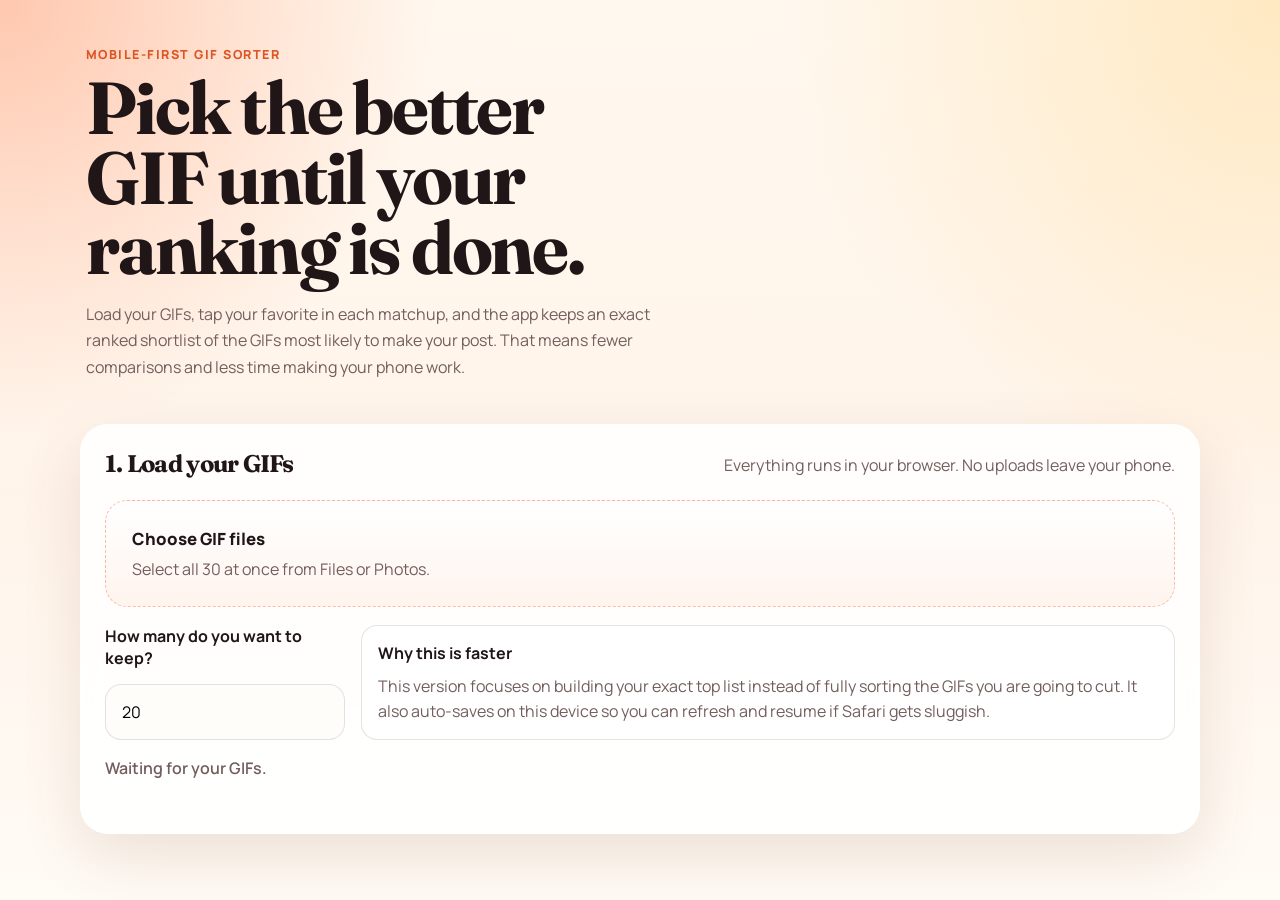
<file: index.html>
<!DOCTYPE html>
<html lang="en">
<head>
  <meta charset="UTF-8">
  <meta name="viewport" content="width=device-width, initial-scale=1">
  <meta name="theme-color" content="#ff855f">
  <meta name="apple-mobile-web-app-capable" content="yes">
  <meta name="apple-mobile-web-app-status-bar-style" content="default">
  <title>GIF Ranker</title>
  <link rel="manifest" href="manifest.webmanifest">
  <link rel="preconnect" href="https://fonts.googleapis.com">
  <link rel="preconnect" href="https://fonts.gstatic.com" crossorigin>
  <link href="https://fonts.googleapis.com/css2?family=Fraunces:wght@600;700&family=Manrope:wght@400;500;700;800&display=swap" rel="stylesheet">
  <link rel="stylesheet" href="styles.css">
</head>
<body>
  <main class="shell">
    <section class="hero">
      <p class="eyebrow">Mobile-first GIF sorter</p>
      <h1>Pick the better GIF until your ranking is done.</h1>
      <p class="intro">
        Load your GIFs, tap your favorite in each matchup, and the app keeps an exact ranked shortlist of the GIFs
        most likely to make your post. That means fewer comparisons and less time making your phone work.
      </p>
    </section>

    <section class="panel" id="setup-panel">
      <div class="panel-header">
        <h2>1. Load your GIFs</h2>
        <p>Everything runs in your browser. No uploads leave your phone.</p>
      </div>

      <label class="picker" for="gif-input">
        <span class="picker-title">Choose GIF files</span>
        <span class="picker-subtitle">Select all 30 at once from Files or Photos.</span>
      </label>
      <input id="gif-input" type="file" accept="image/gif" multiple>

      <div class="setup-grid">
        <label class="field">
          <span>How many do you want to keep?</span>
          <input id="top-count" type="number" min="1" max="200" value="20" inputmode="numeric">
        </label>

        <div class="field field-note">
          <span>Why this is faster</span>
          <p>
            This version focuses on building your exact top list instead of fully sorting the GIFs you are going to cut.
            It also auto-saves on this device so you can refresh and resume if Safari gets sluggish.
          </p>
        </div>
      </div>

      <p class="status-message" id="setup-message">Waiting for your GIFs.</p>
      <div class="actions setup-actions">
        <button class="secondary-button hidden" id="resume-button" type="button">Resume saved session</button>
        <button class="secondary-button hidden" id="clear-save-button" type="button">Clear saved session</button>
      </div>
      <p class="status-message" id="save-message"></p>
    </section>

    <section class="panel hidden" id="battle-panel">
      <div class="panel-header">
        <h2>2. Pick your favorite</h2>
        <p>Tap the GIF you like more. If you mis-tap, use Undo.</p>
      </div>

      <div class="stats">
        <div class="stat">
          <span class="stat-label" id="stat-primary-label">Shortlist</span>
          <strong id="ranked-count">0 / 0</strong>
        </div>
        <div class="stat">
          <span class="stat-label" id="stat-secondary-label">Comparisons</span>
          <strong id="comparison-count">0</strong>
        </div>
        <div class="stat">
          <span class="stat-label" id="stat-tertiary-label">Remaining GIFs</span>
          <strong id="estimated-total">0</strong>
        </div>
      </div>

      <div class="decision-copy">
        <p class="decision-label">Which GIF should rank higher?</p>
        <p class="decision-hint" id="decision-hint"></p>
      </div>

      <div class="battle-grid">
        <button class="gif-card" id="left-choice" type="button">
          <span class="choice-badge">Current rank target</span>
          <img id="left-image" alt="">
          <span class="gif-name" id="left-name"></span>
          <span class="tap-hint">Tap to place this one higher</span>
        </button>

        <button class="gif-card" id="right-choice" type="button">
          <span class="choice-badge choice-badge-secondary">Already ranked</span>
          <img id="right-image" alt="">
          <span class="gif-name" id="right-name"></span>
          <span class="tap-hint">Tap to keep this one higher</span>
        </button>
      </div>

      <div class="actions">
        <button class="secondary-button" id="undo-button" type="button">Undo last tap</button>
        <button class="secondary-button" id="restart-button" type="button">Restart ranking</button>
      </div>
    </section>

    <section class="panel hidden" id="results-panel">
      <div class="panel-header">
        <h2>3. Your shortlist is ready</h2>
        <p>The keep list is already in posting order.</p>
      </div>

      <div class="results-actions">
        <button class="primary-button" id="export-top-button" type="button">Export top GIFs</button>
        <button class="primary-button" id="copy-top-button" type="button">Copy top list</button>
        <button class="secondary-button" id="copy-all-button" type="button">Copy cut list</button>
      </div>

      <div class="results-block">
        <div class="results-header">
          <h3 id="top-list-heading">Top 20</h3>
          <p id="top-list-copy"></p>
        </div>
        <ol class="ranking-list top-list" id="top-list"></ol>
      </div>

      <div class="results-block">
        <div class="results-header">
          <h3 id="cut-list-heading">Trimmed away</h3>
          <p>The GIFs below did not make the keep list. They are not fully ranked.</p>
        </div>
        <ol class="ranking-list full-list" id="full-list"></ol>
      </div>
    </section>
  </main>

  <script src="app.js"></script>
</body>
</html>
</file>
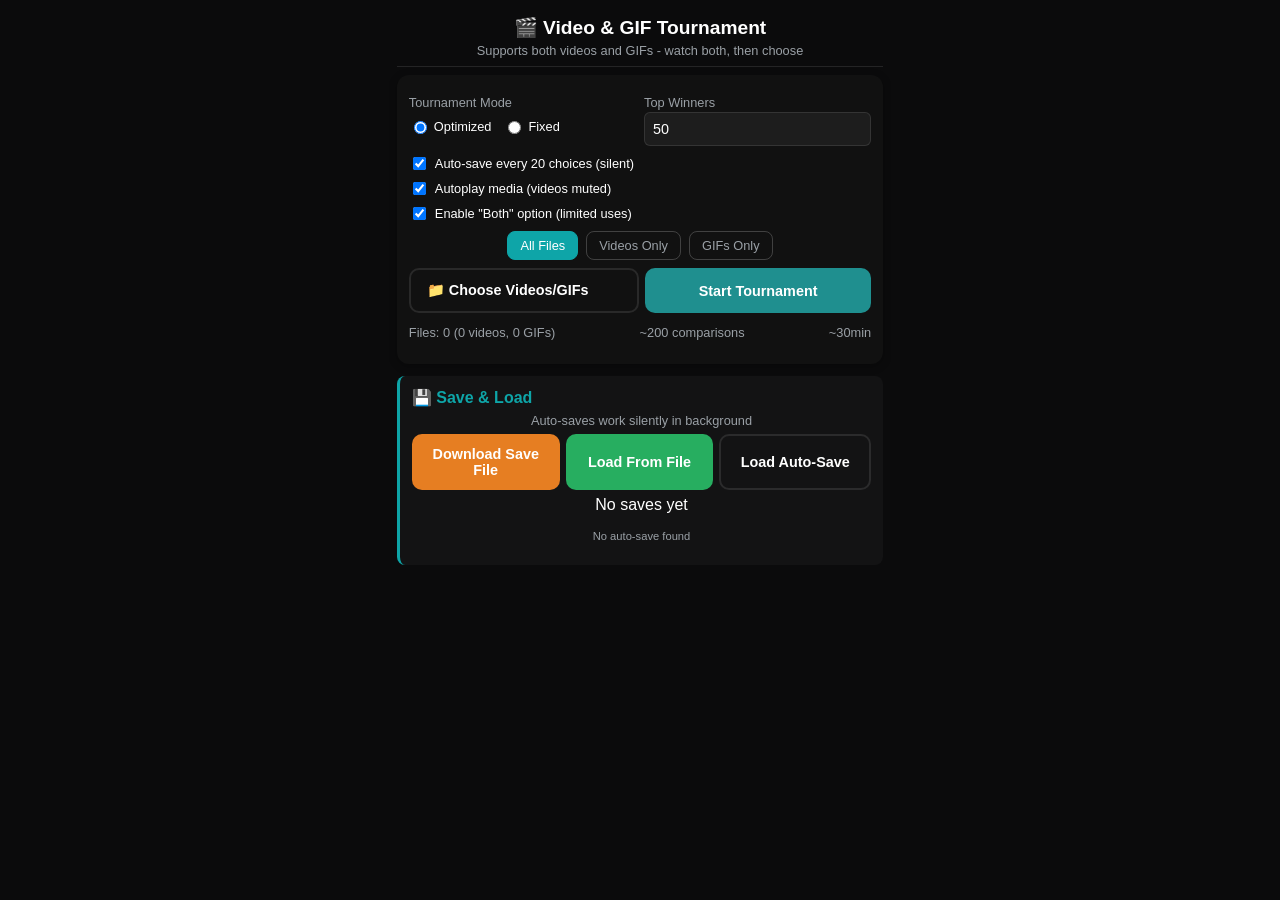
<file: ultimateconfig.html>
<!DOCTYPE html>
<html lang="en">
<head>
    <meta charset="UTF-8">
    <meta name="viewport" content="width=device-width, initial-scale=1.0">
    <title>Video/GIF Tournament with Both Option</title>
    <style>
        :root {
            --bg: #0b0b0c;
            --panel: #111;
            --muted: #9aa0a6;
            --accent: #0ea5a8;
            --card: #161616;
            --btn: #1f8f8f;
            --left-color: #e74c3c;
            --right-color: #27ae60;
            --both-color: #f39c12;
            --save-btn: #e67e22;
            --load-btn: #27ae60;
            --disabled-color: #666;
        }
        
        * {
            box-sizing: border-box;
            -webkit-tap-highlight-color: transparent;
            touch-action: manipulation;
        }
        
        html, body {
            height: 100%;
            margin: 0;
            padding: 0;
            background: var(--bg);
            color: #fff;
            font-family: -apple-system, BlinkMacSystemFont, 'Segoe UI', Roboto, sans-serif;
            overflow: hidden;
        }
        
        body {
            display: flex;
            flex-direction: column;
        }
        
        .container {
            flex: 1;
            display: flex;
            flex-direction: column;
            max-width: 100%;
            margin: 0 auto;
            padding: 8px;
            overflow: hidden;
        }
        
        header {
            padding: 8px 0;
            border-bottom: 1px solid rgba(255,255,255,0.1);
            margin-bottom: 8px;
        }
        
        h1 {
            margin: 0 0 4px 0;
            font-size: 1.2rem;
            text-align: center;
        }
        
        .subtitle {
            text-align: center;
            color: var(--muted);
            font-size: 0.8rem;
            margin: 0;
        }
        
        .panel {
            background: var(--panel);
            border-radius: 12px;
            padding: 12px;
            margin-bottom: 8px;
            box-shadow: 0 2px 8px rgba(0,0,0,0.3);
        }
        
        .btn {
            background: var(--btn);
            border: none;
            padding: 12px 16px;
            border-radius: 10px;
            color: #fff;
            font-weight: 600;
            cursor: pointer;
            font-size: 0.9rem;
            width: 100%;
            margin: 4px 0;
            transition: transform 0.1s, opacity 0.2s;
        }
        
        .btn:active {
            transform: scale(0.98);
            opacity: 0.9;
        }
        
        .btn.ghost {
            background: transparent;
            border: 2px solid rgba(255,255,255,0.1);
        }
        
        .btn.left {
            background: var(--left-color);
        }
        
        .btn.right {
            background: var(--right-color);
        }
        
        .btn.both {
            background: var(--both-color);
        }
        
        .btn.save {
            background: var(--save-btn);
        }
        
        .btn.load {
            background: var(--load-btn);
        }
        
        .btn-row {
            display: flex;
            gap: 6px;
            margin: 6px 0;
        }
        
        .btn-row .btn {
            flex: 1;
            margin: 0;
        }
        
        /* Comparison Area */
        .comparison-container {
            flex: 1;
            display: flex;
            flex-direction: column;
            position: relative;
            overflow: hidden;
            min-height: 0;
        }
        
        .videos-grid {
            display: grid;
            grid-template-columns: 1fr 1fr;
            gap: 8px;
            flex: 1;
            margin: 8px 0;
            min-height: 0;
            max-height: 60vh;
        }
        
        .video-card {
            background: var(--card);
            border-radius: 12px;
            overflow: hidden;
            display: flex;
            flex-direction: column;
            box-shadow: 0 2px 12px rgba(0,0,0,0.4);
            transition: transform 0.2s, box-shadow 0.2s;
            position: relative;
            min-height: 0;
        }
        
        .video-card.selected {
            box-shadow: 0 0 0 3px var(--accent), 0 4px 15px rgba(14, 165, 168, 0.4);
        }
        
        .video-card.both-selected {
            box-shadow: 0 0 0 3px var(--both-color), 0 4px 15px rgba(243, 156, 18, 0.4);
        }
        
        .media-container {
            width: 100%;
            height: 30vh;
            max-height: 200px;
            background: #000;
            display: flex;
            align-items: center;
            justify-content: center;
            overflow: hidden;
        }
        
        .media-container video,
        .media-container img {
            width: 100%;
            height: 100%;
            object-fit: contain;
            background: #000;
            pointer-events: auto;
        }
        
        .video-info {
            padding: 8px;
            text-align: center;
            flex: 0 0 auto;
        }
        
        .video-name {
            font-weight: 600;
            margin-bottom: 2px;
            font-size: 0.8rem;
            white-space: nowrap;
            overflow: hidden;
            text-overflow: ellipsis;
        }
        
        .video-stats {
            font-size: 0.7rem;
            color: var(--muted);
        }
        
        .file-type-badge {
            position: absolute;
            top: 8px;
            right: 8px;
            padding: 2px 6px;
            border-radius: 8px;
            font-size: 0.6rem;
            font-weight: bold;
            background: rgba(0,0,0,0.7);
            z-index: 5;
        }
        
        .file-type-badge.video {
            color: #3498db;
            border: 1px solid #3498db;
        }
        
        .file-type-badge.gif {
            color: #9b59b6;
            border: 1px solid #9b59b6;
        }
        
        .video-label {
            position: absolute;
            top: 8px;
            padding: 4px 8px;
            border-radius: 12px;
            font-weight: bold;
            font-size: 0.7rem;
            z-index: 5;
        }
        
        .video-label.left {
            left: 8px;
            background: var(--left-color);
        }
        
        .video-label.right {
            right: 8px;
            background: var(--right-color);
        }
        
        /* Selection Area */
        .selection-overlay {
            position: absolute;
            top: 0;
            left: 0;
            right: 0;
            bottom: 0;
            display: flex;
            align-items: flex-end;
            justify-content: center;
            pointer-events: none;
            z-index: 10;
            padding: 8px;
        }
        
        .selection-area {
            background: rgba(0, 0, 0, 0.8);
            border-radius: 20px;
            padding: 12px;
            display: flex;
            gap: 20px;
            pointer-events: auto;
            backdrop-filter: blur(10px);
        }
        
        .select-btn {
            width: 60px;
            height: 60px;
            border-radius: 50%;
            border: none;
            font-size: 1.5rem;
            cursor: pointer;
            box-shadow: 0 2px 10px rgba(0,0,0,0.4);
            transition: transform 0.1s, box-shadow 0.1s;
            display: flex;
            align-items: center;
            justify-content: center;
        }
        
        .select-btn:active {
            transform: scale(0.9);
            box-shadow: 0 1px 5px rgba(0,0,0,0.4);
        }
        
        .select-btn.left {
            background: var(--left-color);
            color: white;
        }
        
        .select-btn.right {
            background: var(--right-color);
            color: white;
        }
        
        .select-btn.both {
            background: var(--both-color);
            color: white;
        }
        
        .select-btn.disabled {
            background: var(--disabled-color);
            color: #999;
            cursor: not-allowed;
        }
        
        .select-btn.disabled:active {
            transform: none;
            box-shadow: 0 2px 10px rgba(0,0,0,0.4);
        }
        
        /* Progress */
        .progress-container {
            margin: 12px 0;
        }
        
        .progress-bar {
            width: 100%;
            height: 6px;
            background: rgba(255,255,255,0.1);
            border-radius: 3px;
            overflow: hidden;
        }
        
        .progress-fill {
            height: 100%;
            background: var(--accent);
            transition: width 0.3s ease;
            border-radius: 3px;
        }
        
        .progress-text {
            display: flex;
            justify-content: space-between;
            margin-top: 6px;
            font-size: 0.8rem;
            color: var(--muted);
        }
        
        /* Instructions */
        .instructions {
            text-align: center;
            color: var(--muted);
            font-size: 0.8rem;
            margin: 8px 0;
            padding: 8px;
            background: rgba(255,255,255,0.03);
            border-radius: 8px;
        }
        
        .instruction-icons {
            display: flex;
            justify-content: center;
            gap: 30px;
            margin: 6px 0;
            font-size: 1.2rem;
        }
        
        /* Choice indicator */
        .choice-indicator {
            text-align: center;
            font-size: 1rem;
            font-weight: bold;
            margin: 6px 0;
            min-height: 1.2em;
            padding: 4px;
            border-radius: 6px;
        }
        
        .choice-left { 
            color: var(--left-color);
            background: rgba(231, 76, 60, 0.1);
        }
        
        .choice-right { 
            color: var(--right-color);
            background: rgba(39, 174, 96, 0.1);
        }
        
        .choice-both { 
            color: var(--both-color);
            background: rgba(243, 156, 18, 0.1);
        }

        /* Format filter buttons */
        .format-filters {
            display: flex;
            gap: 8px;
            margin: 8px 0;
            justify-content: center;
        }
        
        .format-btn {
            padding: 6px 12px;
            border: 1px solid rgba(255,255,255,0.2);
            border-radius: 8px;
            background: transparent;
            color: var(--muted);
            font-size: 0.8rem;
            cursor: pointer;
            transition: all 0.2s;
        }
        
        .format-btn.active {
            background: var(--accent);
            color: white;
            border-color: var(--accent);
        }

        /* Auto-save indicator */
        .auto-save-indicator {
            text-align: center;
            font-size: 0.7rem;
            color: var(--muted);
            margin-top: 4px;
        }

        /* Leaderboard Styles */
        .leaderboard-container {
            max-height: 50vh;
            overflow-y: auto;
            margin-top: 12px;
            padding-right: 4px;
        }
        
        .leaderboard-container::-webkit-scrollbar {
            width: 6px;
        }
        
        .leaderboard-container::-webkit-scrollbar-track {
            background: rgba(255,255,255,0.05);
            border-radius: 3px;
        }
        
        .leaderboard-container::-webkit-scrollbar-thumb {
            background: var(--accent);
            border-radius: 3px;
        }
        
        .leader {
            display: flex;
            align-items: center;
            padding: 8px;
            margin-bottom: 8px;
            background: var(--card);
            border-radius: 8px;
            box-shadow: 0 1px 4px rgba(0,0,0,0.2);
        }
        
        .leader video,
        .leader img {
            width: 60px;
            height: 60px;
            object-fit: cover;
            border-radius: 6px;
            margin-right: 12px;
            flex-shrink: 0;
        }
        
        .leader-info {
            flex: 1;
            min-width: 0;
        }
        
        .leader-name {
            font-weight: 600;
            margin-bottom: 2px;
            font-size: 0.8rem;
            white-space: nowrap;
            overflow: hidden;
            text-overflow: ellipsis;
        }
        
        .leader-stats {
            font-size: 0.7rem;
            color: var(--muted);
        }

        /* Both usage indicator */
        .both-usage {
            text-align: center;
            font-size: 0.8rem;
            margin: 8px 0;
            padding: 6px;
            border-radius: 8px;
            background: rgba(243, 156, 18, 0.1);
            color: var(--both-color);
        }

        /* Mobile optimizations */
        @media (max-width: 768px) {
            .videos-grid {
                grid-template-columns: 1fr;
                gap: 6px;
            }
            
            .media-container {
                height: 25vh;
            }
            
            .selection-area {
                gap: 15px;
                padding: 10px;
            }
            
            .select-btn {
                width: 55px;
                height: 55px;
                font-size: 1.3rem;
            }
        }
        
        @media (max-width: 480px) {
            .container {
                padding: 6px;
            }
            
            h1 {
                font-size: 1.1rem;
            }
            
            .btn {
                padding: 10px 14px;
                font-size: 0.8rem;
            }
            
            .media-container {
                height: 22vh;
            }
            
            .selection-area {
                gap: 12px;
            }
            
            .select-btn {
                width: 50px;
                height: 50px;
            }
        }

        /* Config Panel */
        .config-grid {
            display: grid;
            grid-template-columns: 1fr 1fr;
            gap: 8px;
            margin: 8px 0;
        }
        
        .config-item {
            display: flex;
            flex-direction: column;
        }
        
        .config-label {
            font-size: 0.8rem;
            color: var(--muted);
            margin-bottom: 2px;
        }
        
        .config-input {
            background: rgba(255,255,255,0.05);
            border: 1px solid rgba(255,255,255,0.1);
            border-radius: 6px;
            padding: 8px;
            color: white;
            font-size: 0.9rem;
        }
        
        .radio-group {
            display: flex;
            gap: 12px;
            margin: 6px 0;
        }
        
        .radio-label {
            display: flex;
            align-items: center;
            gap: 4px;
            font-size: 0.8rem;
        }
        
        .checkbox-group {
            display: flex;
            flex-direction: column;
            gap: 6px;
            margin: 8px 0;
        }
        
        .checkbox-label {
            display: flex;
            align-items: center;
            gap: 6px;
            font-size: 0.8rem;
        }
        
        /* Save Section */
        .save-section {
            background: rgba(255,255,255,0.03);
            border-radius: 8px;
            padding: 12px;
            margin: 12px 0;
            border-left: 3px solid var(--accent);
        }
        
        .save-title {
            margin: 0 0 6px 0;
            font-size: 1rem;
            color: var(--accent);
        }
        
        /* Notifications */
        .notification {
            position: fixed;
            top: 15px;
            left: 50%;
            transform: translateX(-50%) translateY(-15px);
            background: var(--accent);
            color: white;
            padding: 10px 16px;
            border-radius: 8px;
            box-shadow: 0 2px 12px rgba(0,0,0,0.4);
            z-index: 1000;
            opacity: 0;
            transition: opacity 0.3s, transform 0.3s;
            max-width: 90%;
            text-align: center;
            font-size: 0.9rem;
        }
        
        .notification.show {
            opacity: 1;
            transform: translateX(-50%) translateY(0);
        }
        
        /* Hidden file input */
        .hidden-input {
            display: none;
        }
        
        /* Utility classes */
        .text-center { text-align: center; }
        .mb-4 { margin-bottom: 4px; }
        .mt-4 { margin-top: 4px; }
        .hidden { display: none !important; }
    </style>
</head>
<body>
    <div class="container">
        <!-- Config Screen -->
        <div id="configScreen">
            <header>
                <h1>🎬 Video & GIF Tournament</h1>
                <p class="subtitle">Supports both videos and GIFs - watch both, then choose</p>
            </header>
            
            <div class="panel">
                <div class="config-grid">
                    <div class="config-item">
                        <label class="config-label">Tournament Mode</label>
                        <div class="radio-group">
                            <label class="radio-label">
                                <input type="radio" name="mode" value="optimized" checked>
                                Optimized
                            </label>
                            <label class="radio-label">
                                <input type="radio" name="mode" value="fixed">
                                Fixed
                            </label>
                        </div>
                    </div>
                    
                    <div class="config-item" id="fixedControls" style="display: none;">
                        <label class="config-label">Comparisons</label>
                        <input type="number" id="fixedRounds" class="config-input" value="150" min="1">
                    </div>
                    
                    <div class="config-item">
                        <label class="config-label">Top Winners</label>
                        <input type="number" id="topN" class="config-input" value="50" min="1" max="100">
                    </div>
                </div>
                
                <div class="checkbox-group">
                    <label class="checkbox-label">
                        <input type="checkbox" id="autoSave" checked>
                        Auto-save every 20 choices (silent)
                    </label>
                    <label class="checkbox-label">
                        <input type="checkbox" id="autoPlay" checked>
                        Autoplay media (videos muted)
                    </label>
                    <label class="checkbox-label">
                        <input type="checkbox" id="enableBoth" checked>
                        Enable "Both" option (limited uses)
                    </label>
                </div>

                <div class="format-filters">
                    <button class="format-btn active" data-format="all">All Files</button>
                    <button class="format-btn" data-format="video">Videos Only</button>
                    <button class="format-btn" data-format="gif">GIFs Only</button>
                </div>
                
                <div class="btn-row">
                    <label class="btn ghost">
                        📁 Choose Videos/GIFs
                        <input id="picker" type="file" accept="video/*,image/gif" multiple class="hidden-input">
                    </label>
                    <button id="start" class="btn">Start Tournament</button>
                </div>
                
                <div class="progress-container">
                    <div class="progress-text">
                        <span id="status">Files: 0 (0 videos, 0 GIFs)</span>
                        <span id="estRounds">~200 comparisons</span>
                        <span id="estTime">~30min</span>
                    </div>
                </div>
            </div>
            
            <div class="save-section">
                <h3 class="save-title">💾 Save & Load</h3>
                <p class="subtitle mb-4">Auto-saves work silently in background</p>
                <div class="btn-row">
                    <button id="saveProgress" class="btn save" disabled>Download Save File</button>
                    <button id="loadProgress" class="btn load">Load From File</button>
                    <button id="loadAutoSave" class="btn ghost">Load Auto-Save</button>
                    <input type="file" id="loadFile" accept=".json" class="hidden-input">
                </div>
                <p class="subtext text-center mt-4" id="lastSave">No saves yet</p>
                <p class="auto-save-indicator" id="autoSaveStatus">Auto-save: Ready</p>
            </div>
        </div>
        
        <!-- Game Screen -->
        <div id="gameScreen" class="hidden">
            <header>
                <h1>Comparison <span id="roundNum">1</span></h1>
                <p class="subtitle">Watch both, then select your favorite</p>
            </header>
            
            <div class="comparison-container">
                <div class="instructions">
                    <div class="instruction-icons">
                        <span>👈</span>
                        <span>🤝</span>
                        <span>👉</span>
                    </div>
                    <p>Use buttons below to choose after watching</p>
                </div>
                
                <div class="choice-indicator" id="choiceIndicator"></div>
                
                <div class="both-usage" id="bothUsage">
                    "Both" option available: <span id="bothRemaining">5</span> uses remaining
                </div>
                
                <div class="videos-grid" id="videosGrid">
                    <!-- Media cards will be inserted here -->
                </div>
                
                <!-- Separate selection area that doesn't interfere with media controls -->
                <div class="selection-overlay">
                    <div class="selection-area">
                        <button class="select-btn left" id="chooseLeft">👈</button>
                        <button class="select-btn both" id="chooseBoth">🤝</button>
                        <button class="select-btn right" id="chooseRight">👉</button>
                    </div>
                </div>
            </div>
            
            <div class="progress-container">
                <div class="progress-bar">
                    <div class="progress-fill" id="progressFill"></div>
                </div>
                <div class="progress-text">
                    <span id="progressText">0%</span>
                    <span id="roundsProgress">0/0 comparisons</span>
                    <span id="timeRemaining">-- left</span>
                </div>
            </div>
            
            <div class="btn-row">
                <button id="saveProgressInGame" class="btn save">💾 Download Save</button>
                <button id="quickSave" class="btn ghost">⚡ Quick Auto-Save</button>
            </div>
            <p class="auto-save-indicator" id="autoSaveStatusGame">Auto-save: Ready</p>
        </div>
        
        <!-- Leaderboard Screen -->
        <div id="leaderScreen" class="panel hidden">
            <h2 class="text-center">🏆 Top <span id="topCount">50</span> Files</h2>
            <div class="leaderboard-container" id="leaders"></div>
        </div>
    </div>

    <script>
        class TournamentWithBothOption {
            constructor() {
                this.files = [];
                this.mode = 'optimized';
                this.roundsDone = 0;
                this.maxRounds = 150;
                this.topN = 50;
                this.currentPair = [];
                this.sessionStartTime = 0;
                this.roundTimes = [];
                this.autoSaveCounter = 0;
                this.currentFormatFilter = 'all';
                this.autoSaveKey = 'mediaTournamentAutoSave';
                this.bothUsesRemaining = 5;
                this.totalBothUses = 5;
                this.enableBothOption = true;
                
                this.initializeElements();
                this.bindEvents();
                this.updateStatus();
                this.checkForAutoSave();
            }
            
            initializeElements() {
                // Screens
                this.configScreen = document.getElementById('configScreen');
                this.gameScreen = document.getElementById('gameScreen');
                this.leaderScreen = document.getElementById('leaderScreen');
                
                // Config elements
                this.picker = document.getElementById('picker');
                this.startBtn = document.getElementById('start');
                this.status = document.getElementById('status');
                this.fixedControls = document.getElementById('fixedControls');
                this.fixedRoundsInput = document.getElementById('fixedRounds');
                this.topNInput = document.getElementById('topN');
                this.estRounds = document.getElementById('estRounds');
                this.estTime = document.getElementById('estTime');
                this.enableBothCheckbox = document.getElementById('enableBoth');
                
                // Game elements
                this.videosGrid = document.getElementById('videosGrid');
                this.roundNum = document.getElementById('roundNum');
                this.progressFill = document.getElementById('progressFill');
                this.progressText = document.getElementById('progressText');
                this.roundsProgress = document.getElementById('roundsProgress');
                this.timeRemaining = document.getElementById('timeRemaining');
                this.chooseLeft = document.getElementById('chooseLeft');
                this.chooseRight = document.getElementById('chooseRight');
                this.chooseBoth = document.getElementById('chooseBoth');
                this.choiceIndicator = document.getElementById('choiceIndicator');
                this.bothUsage = document.getElementById('bothUsage');
                this.bothRemaining = document.getElementById('bothRemaining');
                
                // Save/load
                this.saveProgress = document.getElementById('saveProgress');
                this.loadProgress = document.getElementById('loadProgress');
                this.loadAutoSave = document.getElementById('loadAutoSave');
                this.loadFile = document.getElementById('loadFile');
                this.saveProgressInGame = document.getElementById('saveProgressInGame');
                this.quickSave = document.getElementById('quickSave');
                this.lastSave = document.getElementById('lastSave');
                this.autoSaveStatus = document.getElementById('autoSaveStatus');
                this.autoSaveStatusGame = document.getElementById('autoSaveStatusGame');
                
                // Options
                this.autoSave = document.getElementById('autoSave');
                this.autoPlay = document.getElementById('autoPlay');
                
                // Format filters
                this.formatButtons = document.querySelectorAll('.format-btn');
                
                // Leaderboard
                this.topCount = document.getElementById('topCount');
                this.leaders = document.getElementById('leaders');
            }
            
            bindEvents() {
                // Config events
                this.picker.addEventListener('change', (e) => this.handleFileSelect(e));
                this.startBtn.addEventListener('click', () => this.startTournament());
                
                document.querySelectorAll('input[name="mode"]').forEach(radio => {
                    radio.addEventListener('change', (e) => {
                        this.mode = e.target.value;
                        this.fixedControls.style.display = this.mode === 'fixed' ? 'block' : 'none';
                        this.updateStatus();
                    });
                });
                
                // Format filter events
                this.formatButtons.forEach(btn => {
                    btn.addEventListener('click', (e) => {
                        this.formatButtons.forEach(b => b.classList.remove('active'));
                        e.target.classList.add('active');
                        this.currentFormatFilter = e.target.dataset.format;
                        this.updateStatus();
                    });
                });
                
                // Game events
                this.chooseLeft.addEventListener('click', () => this.handleChoice('left'));
                this.chooseRight.addEventListener('click', () => this.handleChoice('right'));
                this.chooseBoth.addEventListener('click', () => this.handleChoice('both'));
                
                // Save/load events
                this.saveProgress.addEventListener('click', () => this.downloadSaveFile());
                this.loadProgress.addEventListener('click', () => this.loadTournamentProgress());
                this.loadAutoSave.addEventListener('click', () => this.loadFromAutoSave());
                this.saveProgressInGame.addEventListener('click', () => this.downloadSaveFile());
                this.quickSave.addEventListener('click', () => this.quickAutoSave());
                this.loadFile.addEventListener('change', (e) => this.handleLoadFile(e));
                
                // Both option toggle
                this.enableBothCheckbox.addEventListener('change', () => {
                    this.enableBothOption = this.enableBothCheckbox.checked;
                });
            }
            
            checkForAutoSave() {
                try {
                    const autoSaveData = localStorage.getItem(this.autoSaveKey);
                    if (autoSaveData) {
                        const saveData = JSON.parse(autoSaveData);
                        const autoSaveTime = new Date(saveData.timestamp).toLocaleString();
                        this.autoSaveStatus.textContent = `Auto-save available from ${autoSaveTime}`;
                        this.autoSaveStatus.style.color = '#27ae60';
                    } else {
                        this.autoSaveStatus.textContent = 'No auto-save found';
                        this.autoSaveStatus.style.color = 'var(--muted)';
                    }
                } catch (error) {
                    console.error('Error checking auto-save:', error);
                    this.autoSaveStatus.textContent = 'Error checking auto-save';
                    this.autoSaveStatus.style.color = '#e74c3c';
                }
            }
            
            updateAutoSaveStatus(message, isError = false) {
                const statusElement = this.gameScreen.classList.contains('hidden') 
                    ? this.autoSaveStatus 
                    : this.autoSaveStatusGame;
                
                statusElement.textContent = `Auto-save: ${message}`;
                statusElement.style.color = isError ? '#e74c3c' : '#27ae60';
                
                // Reset color after 3 seconds if it's a temporary message
                if (!isError && message !== 'Ready') {
                    setTimeout(() => {
                        statusElement.style.color = 'var(--muted)';
                        statusElement.textContent = 'Auto-save: Ready';
                    }, 3000);
                }
            }
            
            handleFileSelect(e) {
                const selected = Array.from(e.target.files).filter(f => 
                    f.type.startsWith('video/') || f.type === 'image/gif'
                );
                
                const unsupportedFiles = Array.from(e.target.files).filter(f => 
                    !f.type.startsWith('video/') && f.type !== 'image/gif'
                );
                
                if (unsupportedFiles.length > 0) {
                    this.showNotification(`Skipped ${unsupportedFiles.length} unsupported files`);
                }
                
                selected.forEach(file => {
                    const url = URL.createObjectURL(file);
                    const fileType = file.type.startsWith('video/') ? 'video' : 'gif';
                    
                    this.files.push({
                        file: file,
                        fileType: fileType,
                        score: 0,
                        seenCount: 0,
                        wins: 0,
                        losses: 0,
                        bothWins: 0,
                        url: url
                    });
                });
                
                this.updateStatus();
            }
            
            getFilteredFiles() {
                if (this.currentFormatFilter === 'all') return this.files;
                return this.files.filter(f => f.fileType === this.currentFormatFilter);
            }
            
            updateStatus() {
                const filteredFiles = this.getFilteredFiles();
                const videoCount = filteredFiles.filter(f => f.fileType === 'video').length;
                const gifCount = filteredFiles.filter(f => f.fileType === 'gif').length;
                
                this.status.textContent = `Files: ${filteredFiles.length} (${videoCount} videos, ${gifCount} GIFs)`;
                
                if (filteredFiles.length > 0) {
                    const totalRounds = this.calculateOptimalRounds();
                    this.estRounds.textContent = `~${totalRounds} comparisons`;
                    this.estTime.textContent = `~${this.formatTime(totalRounds * 10)}`;
                }
                
                this.saveProgress.disabled = filteredFiles.length === 0 || this.roundsDone === 0;
            }
            
            calculateOptimalRounds() {
                const count = this.getFilteredFiles().length;
                if (count <= 50) return Math.max(100, count * 3);
                if (count <= 100) return Math.ceil(count * 2.5);
                if (count <= 200) return Math.ceil(count * 2);
                return Math.ceil(count * 1.5);
            }
            
            formatTime(seconds) {
                const minutes = Math.ceil(seconds / 60);
                if (minutes < 60) return `${minutes}m`;
                const hours = Math.floor(minutes / 60);
                const mins = minutes % 60;
                return `${hours}h ${mins}m`;
            }
            
            startTournament() {
                const filteredFiles = this.getFilteredFiles();
                if (filteredFiles.length < 2) {
                    this.showNotification('Please select at least 2 files (videos or GIFs)');
                    return;
                }
                
                this.topN = Math.max(1, Math.min(filteredFiles.length, parseInt(this.topNInput.value) || 50));
                this.maxRounds = Math.max(1, parseInt(this.fixedRoundsInput.value) || 150);
                
                // Reset scores for filtered files
                filteredFiles.forEach(file => {
                    file.score = 0;
                    file.seenCount = 0;
                    file.wins = 0;
                    file.losses = 0;
                    file.bothWins = 0;
                });
                
                this.roundsDone = 0;
                this.sessionStartTime = Date.now();
                this.roundTimes = [];
                this.autoSaveCounter = 0;
                this.bothUsesRemaining = 5;
                this.totalBothUses = 5;
                
                this.configScreen.classList.add('hidden');
                this.gameScreen.classList.remove('hidden');
                this.leaderScreen.classList.add('hidden');
                
                this.updateBothUsageDisplay();
                this.nextComparison();
            }
            
            nextComparison() {
                const filteredFiles = this.getFilteredFiles();
                const totalRounds = this.mode === 'fixed' ? this.maxRounds : this.calculateOptimalRounds();
                
                if (this.roundsDone >= totalRounds) {
                    this.finishTournament();
                    return;
                }
                
                this.roundNum.textContent = this.roundsDone + 1;
                this.updateProgressBar();
                this.choiceIndicator.textContent = '';
                
                // Get two different random files from filtered list
                const pair = this.pickRandomPair(filteredFiles);
                this.currentPair = pair;
                
                this.showMediaPair(pair, filteredFiles);
            }
            
            pickRandomPair(filteredFiles) {
                if (filteredFiles.length < 2) return [0, 1];
                
                let first, second;
                do {
                    first = Math.floor(Math.random() * filteredFiles.length);
                    second = Math.floor(Math.random() * filteredFiles.length);
                } while (first === second);
                
                return [first, second];
            }
            
            showMediaPair(pair, filteredFiles) {
                this.videosGrid.innerHTML = '';
                
                const [leftIndex, rightIndex] = pair;
                const leftFile = filteredFiles[leftIndex];
                const rightFile = filteredFiles[rightIndex];
                
                // Left media card
                const leftCard = this.createMediaCard(leftFile, 'left', leftIndex);
                // Right media card
                const rightCard = this.createMediaCard(rightFile, 'right', rightIndex);
                
                this.videosGrid.appendChild(leftCard);
                this.videosGrid.appendChild(rightCard);
                
                // Update Both button state
                this.updateBothButtonState();
            }
            
            createMediaCard(file, side, index) {
                const card = document.createElement('div');
                card.className = `video-card`;
                card.dataset.index = index;
                card.dataset.side = side;
                
                const label = document.createElement('div');
                label.className = `video-label ${side}`;
                label.textContent = side.toUpperCase();
                
                const typeBadge = document.createElement('div');
                typeBadge.className = `file-type-badge ${file.fileType}`;
                typeBadge.textContent = file.fileType.toUpperCase();
                
                const mediaContainer = document.createElement('div');
                mediaContainer.className = 'media-container';
                
                let mediaElement;
                if (file.fileType === 'video') {
                    mediaElement = document.createElement('video');
                    mediaElement.src = file.url;
                    mediaElement.playsInline = true;
                    mediaElement.controls = true;
                    mediaElement.muted = this.autoPlay.checked;
                    
                    if (this.autoPlay.checked) {
                        mediaElement.autoplay = true;
                        mediaElement.loop = true;
                    }
                } else { // GIF
                    mediaElement = document.createElement('img');
                    mediaElement.src = file.url;
                    mediaElement.alt = file.file.name;
                }
                
                mediaContainer.appendChild(mediaElement);
                
                const info = document.createElement('div');
                info.className = 'video-info';
                info.innerHTML = `
                    <div class="video-name">${file.file.name}</div>
                    <div class="video-stats">Score: ${file.score}</div>
                `;
                
                card.appendChild(label);
                card.appendChild(typeBadge);
                card.appendChild(mediaContainer);
                card.appendChild(info);
                
                return card;
            }
            
            handleChoice(chosenSide) {
                if (this.currentPair.length !== 2) return;
                
                const filteredFiles = this.getFilteredFiles();
                const [leftIndex, rightIndex] = this.currentPair;
                const leftFile = filteredFiles[leftIndex];
                const rightFile = filteredFiles[rightIndex];
                
                if (chosenSide === 'both') {
                    if (this.bothUsesRemaining <= 0 || !this.enableBothOption) {
                        this.showNotification('No "Both" uses remaining');
                        return;
                    }
                    
                    // Both get +0.5 points (so they don't get full advantage)
                    leftFile.score += 0.5;
                    rightFile.score += 0.5;
                    leftFile.bothWins += 1;
                    rightFile.bothWins += 1;
                    
                    this.bothUsesRemaining--;
                    this.updateBothUsageDisplay();
                } else {
                    const winnerIndex = chosenSide === 'left' ? leftIndex : rightIndex;
                    const loserIndex = chosenSide === 'left' ? rightIndex : leftIndex;
                    
                    // Update scores - winner gets +1, loser gets -1
                    filteredFiles[winnerIndex].score += 1;
                    filteredFiles[winnerIndex].wins += 1;
                    filteredFiles[loserIndex].score -= 1;
                    filteredFiles[loserIndex].losses += 1;
                }
                
                // Update seen counts
                leftFile.seenCount += 1;
                rightFile.seenCount += 1;
                
                this.roundsDone++;
                
                // Show visual feedback
                this.showChoiceFeedback(chosenSide);
                
                // Auto-save (silent - no download)
                this.autoSaveCounter++;
                if (this.autoSave.checked && this.autoSaveCounter >= 20) {
                    this.performAutoSave();
                    this.autoSaveCounter = 0;
                }
                
                // Show next comparison after delay
                setTimeout(() => {
                    this.nextComparison();
                }, 1500);
            }
            
            updateBothButtonState() {
                const totalRounds = this.mode === 'fixed' ? this.maxRounds : this.calculateOptimalRounds();
                const progress = this.roundsDone / totalRounds;
                
                // Disable Both button if no uses remaining or if we're in the final 20% of rounds
                if (this.bothUsesRemaining <= 0 || !this.enableBothOption || progress > 0.8) {
                    this.chooseBoth.disabled = true;
                    this.chooseBoth.classList.add('disabled');
                } else {
                    this.chooseBoth.disabled = false;
                    this.chooseBoth.classList.remove('disabled');
                }
            }
            
            updateBothUsageDisplay() {
                this.bothRemaining.textContent = this.bothUsesRemaining;
                
                const totalRounds = this.mode === 'fixed' ? this.maxRounds : this.calculateOptimalRounds();
                const progress = this.roundsDone / totalRounds;
                
                if (this.bothUsesRemaining <= 0) {
                    this.bothUsage.textContent = '"Both" option used up';
                    this.bothUsage.style.background = 'rgba(231, 76, 60, 0.1)';
                    this.bothUsage.style.color = '#e74c3c';
                } else if (progress > 0.8) {
                    this.bothUsage.textContent = '"Both" option disabled in final rounds';
                    this.bothUsage.style.background = 'rgba(102, 102, 102, 0.1)';
                    this.bothUsage.style.color = '#666';
                } else {
                    this.bothUsage.textContent = `"Both" option available: ${this.bothUsesRemaining} uses remaining`;
                    this.bothUsage.style.background = 'rgba(243, 156, 18, 0.1)';
                    this.bothUsage.style.color = 'var(--both-color)';
                }
                
                this.updateBothButtonState();
            }
            
            performAutoSave() {
                try {
                    const saveData = this.prepareSaveData();
                    localStorage.setItem(this.autoSaveKey, JSON.stringify(saveData));
                    this.updateAutoSaveStatus('Auto-saved successfully!');
                    this.lastSave.textContent = `Last auto-save: ${new Date().toLocaleTimeString()}`;
                } catch (error) {
                    console.error('Auto-save failed:', error);
                    this.updateAutoSaveStatus('Auto-save failed!', true);
                }
            }
            
            quickAutoSave() {
                this.performAutoSave();
                this.showNotification('Quick auto-save completed!');
            }
            
            prepareSaveData() {
                return {
                    files: this.files.map(f => ({
                        name: f.file.name,
                        size: f.file.size,
                        type: f.file.type,
                        fileType: f.fileType,
                        lastModified: f.file.lastModified,
                        score: f.score,
                        seenCount: f.seenCount,
                        wins: f.wins,
                        losses: f.losses,
                        bothWins: f.bothWins,
                        url: f.url
                    })),
                    mode: this.mode,
                    roundsDone: this.roundsDone,
                    maxRounds: this.maxRounds,
                    topN: this.topN,
                    timestamp: new Date().toISOString(),
                    sessionStartTime: this.sessionStartTime,
                    roundTimes: this.roundTimes,
                    formatFilter: this.currentFormatFilter,
                    bothUsesRemaining: this.bothUsesRemaining,
                    enableBothOption: this.enableBothOption
                };
            }
            
            downloadSaveFile() {
                const filteredFiles = this.getFilteredFiles();
                if (filteredFiles.length === 0) {
                    this.showNotification('No tournament data to save');
                    return;
                }
                
                const saveData = this.prepareSaveData();
                const blob = new Blob([JSON.stringify(saveData, null, 2)], {type: 'application/json'});
                const url = URL.createObjectURL(blob);
                const a = document.createElement('a');
                a.href = url;
                a.download = `media-tournament-save-${new Date().toISOString().slice(0, 10)}.json`;
                document.body.appendChild(a);
                a.click();
                setTimeout(() => {
                    URL.revokeObjectURL(url);
                    document.body.removeChild(a);
                }, 100);
                
                this.lastSave.textContent = `Last download: ${new Date().toLocaleTimeString()}`;
                this.showNotification('Save file downloaded!');
            }
            
            showChoiceFeedback(chosenSide) {
                // Highlight the chosen card(s)
                const cards = document.querySelectorAll('.video-card');
                cards.forEach(card => {
                    card.classList.remove('selected', 'both-selected');
                    
                    if (chosenSide === 'both') {
                        card.classList.add('both-selected');
                    } else if (card.dataset.side === chosenSide) {
                        card.classList.add('selected');
                    }
                });
                
                // Show choice indicator
                let message = '';
                if (chosenSide === 'both') {
                    message = 'You chose BOTH options';
                } else {
                    message = `You chose ${chosenSide.toUpperCase()}`;
                }
                
                this.choiceIndicator.textContent = message;
                this.choiceIndicator.className = `choice-indicator choice-${chosenSide}`;
                
                // Pause videos (GIFs continue playing naturally)
                const videos = document.querySelectorAll('video');
                videos.forEach(video => {
                    video.pause();
                });
            }
            
            updateProgressBar() {
                const filteredFiles = this.getFilteredFiles();
                const totalRounds = this.mode === 'fixed' ? this.maxRounds : this.calculateOptimalRounds();
                const progress = this.roundsDone / totalRounds;
                
                this.progressFill.style.width = `${Math.min(100, progress * 100)}%`;
                this.progressText.textContent = `${Math.round(progress * 100)}%`;
                this.roundsProgress.textContent = `${this.roundsDone}/${totalRounds} comparisons`;
                
                this.updateBothUsageDisplay();
            }
            
            computeLeaders() {
                const filteredFiles = this.getFilteredFiles();
                const arr = filteredFiles.map((f, i) => ({
                    i, 
                    file: f,
                    score: f.score || 0, 
                    wins: f.wins || 0, 
                    losses: f.losses || 0,
                    bothWins: f.bothWins || 0
                }));
                
                arr.sort((a, b) => {
                    if (b.score !== a.score) return b.score - a.score;
                    const aRatio = a.wins / (a.wins + a.losses) || 0;
                    const bRatio = b.wins / (b.wins + b.losses) || 0;
                    return bRatio - aRatio;
                });
                
                return arr.slice(0, this.topN);
            }
            
            renderLeaderboard() {
                this.leaders.innerHTML = '';
                const leaders = this.computeLeaders();
                this.topCount.textContent = this.topN;
                
                leaders.forEach(({i, file, score, wins, losses, bothWins}, rank) => {
                    const leaderEl = document.createElement('div');
                    leaderEl.className = 'leader';
                    
                    let mediaElement;
                    if (file.fileType === 'video') {
                        mediaElement = document.createElement('video');
                        mediaElement.src = file.url;
                        mediaElement.playsInline = true;
                        mediaElement.muted = true;
                    } else {
                        mediaElement = document.createElement('img');
                        mediaElement.src = file.url;
                        mediaElement.alt = file.file.name;
                    }
                    
                    const info = document.createElement('div');
                    info.className = 'leader-info';
                    info.innerHTML = `
                        <div class="leader-name">${rank + 1}. ${file.file.name}</div>
                        <div class="leader-stats">Score: ${score.toFixed(1)} | W/L: ${wins}/${losses} | Both: ${bothWins}</div>
                        <div class="leader-stats">Type: ${file.fileType.toUpperCase()}</div>
                    `;
                    
                    leaderEl.appendChild(mediaElement);
                    leaderEl.appendChild(info);
                    this.leaders.appendChild(leaderEl);
                });
            }
            
            finishTournament() {
                this.gameScreen.classList.add('hidden');
                this.leaderScreen.classList.remove('hidden');
                this.renderLeaderboard();
                this.showNotification('Tournament completed!');
            }
            
            loadFromAutoSave() {
                try {
                    const autoSaveData = localStorage.getItem(this.autoSaveKey);
                    if (!autoSaveData) {
                        this.showNotification('No auto-save data found');
                        return;
                    }
                    
                    const saveData = JSON.parse(autoSaveData);
                    this.loadSaveData(saveData, 'Auto-save');
                    
                } catch (error) {
                    console.error('Error loading auto-save:', error);
                    this.showNotification('Error loading auto-save data');
                }
            }
            
            loadTournamentProgress() {
                this.loadFile.click();
            }
            
            handleLoadFile(e) {
                const file = e.target.files[0];
                if (!file) return;
                
                const reader = new FileReader();
                reader.onload = (event) => {
                    try {
                        const saveData = JSON.parse(event.target.result);
                        this.loadSaveData(saveData, 'File');
                    } catch (error) {
                        console.error('Error loading save:', error);
                        this.showNotification('Error loading save file');
                    }
                };
                reader.readAsText(file);
                e.target.value = '';
            }
            
            loadSaveData(saveData, source) {
                if (this.files.length === 0) {
                    this.showNotification('Please select media files first');
                    return;
                }
                
                // Match files and restore data
                const fileMap = new Map();
                this.files.forEach(f => {
                    fileMap.set(f.file.name + f.file.size, f);
                });
                
                let matched = 0;
                saveData.files.forEach(savedFile => {
                    const key = savedFile.name + savedFile.size;
                    if (fileMap.has(key)) {
                        const currentFile = fileMap.get(key);
                        currentFile.score = savedFile.score || 0;
                        currentFile.seenCount = savedFile.seenCount || 0;
                        currentFile.wins = savedFile.wins || 0;
                        currentFile.losses = savedFile.losses || 0;
                        currentFile.bothWins = savedFile.bothWins || 0;
                        matched++;
                    }
                });
                
                if (matched === 0) {
                    this.showNotification('No matching files found');
                    return;
                }
                
                // Restore tournament state
                this.mode = saveData.mode || 'optimized';
                this.roundsDone = saveData.roundsDone || 0;
                this.maxRounds = saveData.maxRounds || 150;
                this.topN = saveData.topN || 50;
                this.sessionStartTime = saveData.sessionStartTime || Date.now();
                this.roundTimes = saveData.roundTimes || [];
                this.currentFormatFilter = saveData.formatFilter || 'all';
                this.bothUsesRemaining = saveData.bothUsesRemaining || 5;
                this.enableBothOption = saveData.enableBothOption !== undefined ? saveData.enableBothOption : true;
                
                // Update UI
                document.querySelector(`input[name="mode"][value="${this.mode}"]`).checked = true;
                this.fixedControls.style.display = this.mode === 'fixed' ? 'block' : 'none';
                this.fixedRoundsInput.value = this.maxRounds;
                this.topNInput.value = this.topN;
                this.enableBothCheckbox.checked = this.enableBothOption;
                
                // Update format filter buttons
                this.formatButtons.forEach(btn => {
                    btn.classList.remove('active');
                    if (btn.dataset.format === this.currentFormatFilter) {
                        btn.classList.add('active');
                    }
                });
                
                // Start tournament
                this.configScreen.classList.add('hidden');
                this.gameScreen.classList.remove('hidden');
                this.leaderScreen.classList.add('hidden');
                
                this.updateStatus();
                this.updateProgressBar();
                this.updateBothUsageDisplay();
                this.nextComparison();
                
                this.showNotification(`${source} loaded! ${matched} files matched`);
            }
            
            showNotification(message) {
                const notification = document.createElement('div');
                notification.className = 'notification';
                notification.textContent = message;
                document.body.appendChild(notification);
                
                setTimeout(() => notification.classList.add('show'), 10);
                setTimeout(() => {
                    notification.classList.remove('show');
                    setTimeout(() => document.body.removeChild(notification), 300);
                }, 3000);
            }
        }

        // Initialize the tournament when page loads
        document.addEventListener('DOMContentLoaded', () => {
            new TournamentWithBothOption();
        });
    </script>
</body>
</html>
</file>
<file: styles.css>
:root {
  --bg: #fff8ef;
  --bg-accent: #ffd8c8;
  --surface: rgba(255, 255, 255, 0.88);
  --surface-strong: #fffdf9;
  --text: #201617;
  --muted: #735e5d;
  --line: rgba(32, 22, 23, 0.12);
  --primary: #f36d3f;
  --primary-strong: #dd5525;
  --shadow: 0 22px 60px rgba(125, 73, 45, 0.14);
  --radius-xl: 28px;
  --radius-lg: 22px;
  --radius-md: 16px;
}

* {
  box-sizing: border-box;
}

body {
  margin: 0;
  min-height: 100vh;
  color: var(--text);
  font-family: "Manrope", "Avenir Next", "Segoe UI", sans-serif;
  background:
    radial-gradient(circle at top left, rgba(255, 160, 122, 0.55), transparent 28%),
    radial-gradient(circle at top right, rgba(255, 210, 126, 0.4), transparent 32%),
    linear-gradient(180deg, var(--bg), #fff4ea 55%, #fffbf5 100%);
}

img {
  display: block;
  max-width: 100%;
}

button,
input {
  font: inherit;
}

.hidden {
  display: none;
}

.shell {
  width: min(1120px, calc(100% - 24px));
  margin: 0 auto;
  padding: 28px 0 48px;
}

.hero {
  padding: 18px 6px 26px;
}

.eyebrow {
  margin: 0 0 10px;
  font-size: 0.78rem;
  font-weight: 800;
  letter-spacing: 0.12em;
  text-transform: uppercase;
  color: var(--primary-strong);
}

.hero h1,
.panel-header h2,
.results-header h3 {
  margin: 0;
  font-family: "Fraunces", Georgia, serif;
  letter-spacing: -0.03em;
}

.hero h1 {
  max-width: 12ch;
  font-size: clamp(2.3rem, 6vw, 4.6rem);
  line-height: 0.95;
}

.intro {
  max-width: 58ch;
  margin: 18px 0 0;
  font-size: 1rem;
  line-height: 1.65;
  color: var(--muted);
}

.panel {
  margin-top: 18px;
  padding: 24px;
  border: 1px solid rgba(255, 255, 255, 0.7);
  border-radius: var(--radius-xl);
  background: var(--surface);
  backdrop-filter: blur(12px);
  box-shadow: var(--shadow);
}

.panel-header {
  display: flex;
  flex-wrap: wrap;
  align-items: end;
  justify-content: space-between;
  gap: 10px 18px;
}

.panel-header p,
.results-header p,
.field-note p,
.status-message,
.decision-hint,
#top-list-copy {
  margin: 0;
  color: var(--muted);
  line-height: 1.55;
}

.picker {
  display: block;
  margin-top: 22px;
  padding: 26px;
  border: 1.5px dashed rgba(243, 109, 63, 0.45);
  border-radius: var(--radius-lg);
  background: linear-gradient(180deg, rgba(255, 255, 255, 0.74), rgba(255, 243, 236, 0.9));
  cursor: pointer;
}

.picker-title {
  display: block;
  font-weight: 800;
  font-size: 1.05rem;
}

.picker-subtitle {
  display: block;
  margin-top: 8px;
  color: var(--muted);
}

#gif-input {
  position: absolute;
  width: 1px;
  height: 1px;
  margin: -1px;
  overflow: hidden;
  clip: rect(0 0 0 0);
}

.setup-grid {
  display: grid;
  grid-template-columns: minmax(0, 240px) minmax(0, 1fr);
  gap: 16px;
  margin-top: 18px;
}

.field {
  display: grid;
  gap: 10px;
}

.field span {
  font-weight: 700;
}

.field input {
  width: 100%;
  padding: 14px 16px;
  border: 1px solid var(--line);
  border-radius: var(--radius-md);
  background: var(--surface-strong);
}

.field-note {
  padding: 16px;
  border: 1px solid var(--line);
  border-radius: var(--radius-md);
  background: rgba(255, 255, 255, 0.72);
}

.status-message {
  margin-top: 16px;
  font-weight: 600;
}

.stats {
  display: grid;
  grid-template-columns: repeat(3, minmax(0, 1fr));
  gap: 12px;
  margin-top: 22px;
}

.stat {
  padding: 16px;
  border-radius: var(--radius-md);
  background: rgba(255, 255, 255, 0.74);
  border: 1px solid var(--line);
}

.stat-label {
  display: block;
  font-size: 0.85rem;
  color: var(--muted);
}

.stat strong {
  display: block;
  margin-top: 5px;
  font-size: 1.15rem;
}

.decision-copy {
  margin-top: 22px;
}

.decision-label {
  margin: 0 0 4px;
  font-size: 1.12rem;
  font-weight: 800;
}

.battle-grid {
  display: grid;
  grid-template-columns: repeat(2, minmax(0, 1fr));
  gap: 16px;
  margin-top: 18px;
}

.gif-card {
  display: flex;
  flex-direction: column;
  align-items: stretch;
  gap: 12px;
  min-width: 0;
  padding: 16px;
  border: 1px solid transparent;
  border-radius: var(--radius-lg);
  background: var(--surface-strong);
  box-shadow: 0 12px 28px rgba(120, 69, 44, 0.08);
  cursor: pointer;
  transition: transform 180ms ease, box-shadow 180ms ease, border-color 180ms ease;
}

.gif-card:hover,
.gif-card:focus-visible {
  transform: translateY(-2px);
  border-color: rgba(243, 109, 63, 0.38);
  box-shadow: 0 18px 34px rgba(120, 69, 44, 0.12);
  outline: none;
}

.gif-card img {
  width: 100%;
  aspect-ratio: 1 / 1;
  border-radius: 18px;
  object-fit: contain;
  background:
    linear-gradient(45deg, rgba(255, 207, 184, 0.46) 25%, transparent 25%),
    linear-gradient(-45deg, rgba(255, 207, 184, 0.46) 25%, transparent 25%),
    linear-gradient(45deg, transparent 75%, rgba(255, 207, 184, 0.46) 75%),
    linear-gradient(-45deg, transparent 75%, rgba(255, 207, 184, 0.46) 75%);
  background-size: 22px 22px;
  background-position: 0 0, 0 11px, 11px -11px, -11px 0;
}

.choice-badge,
.tap-hint,
.ranking-tag {
  display: inline-flex;
  align-self: flex-start;
  padding: 7px 10px;
  border-radius: 999px;
  font-size: 0.76rem;
  font-weight: 700;
}

.choice-badge {
  color: #8c3e1e;
  background: rgba(243, 109, 63, 0.16);
}

.choice-badge-secondary {
  color: #5f5f7e;
  background: rgba(104, 114, 189, 0.14);
}

.gif-name {
  overflow-wrap: anywhere;
  font-weight: 800;
  font-size: 1rem;
}

.tap-hint {
  color: var(--muted);
  background: rgba(32, 22, 23, 0.06);
}

.actions,
.results-actions {
  display: flex;
  flex-wrap: wrap;
  gap: 12px;
  margin-top: 18px;
}

.setup-actions {
  margin-top: 12px;
}

.primary-button,
.secondary-button {
  padding: 14px 18px;
  border-radius: 999px;
  border: 1px solid transparent;
  font-weight: 800;
  cursor: pointer;
}

.primary-button {
  color: #fffaf6;
  background: linear-gradient(180deg, var(--primary), var(--primary-strong));
}

.secondary-button {
  color: var(--text);
  background: rgba(255, 255, 255, 0.76);
  border-color: var(--line);
}

.secondary-button:disabled,
.primary-button:disabled {
  opacity: 0.5;
  cursor: default;
}

.results-block {
  margin-top: 22px;
}

.results-header {
  display: flex;
  flex-wrap: wrap;
  justify-content: space-between;
  align-items: end;
  gap: 8px 16px;
}

.ranking-list {
  list-style: none;
  margin: 14px 0 0;
  padding: 0;
  display: grid;
  gap: 12px;
}

.top-list {
  grid-template-columns: repeat(auto-fit, minmax(220px, 1fr));
}

.ranking-item {
  display: grid;
  grid-template-columns: 40px 84px minmax(0, 1fr);
  gap: 12px;
  align-items: center;
  padding: 12px;
  border: 1px solid var(--line);
  border-radius: 18px;
  background: rgba(255, 255, 255, 0.78);
}

.ranking-number {
  display: grid;
  place-items: center;
  width: 40px;
  height: 40px;
  border-radius: 14px;
  font-weight: 800;
  background: rgba(243, 109, 63, 0.1);
  color: var(--primary-strong);
}

.ranking-image {
  width: 84px;
  height: 84px;
  object-fit: contain;
  border-radius: 14px;
  background: rgba(255, 232, 220, 0.9);
}

.ranking-copy {
  min-width: 0;
}

.ranking-name {
  display: block;
  overflow-wrap: anywhere;
  font-weight: 800;
}

.ranking-tag {
  margin-top: 8px;
  color: #0f5f43;
  background: rgba(70, 194, 136, 0.14);
}

.ranking-item-simple {
  grid-template-columns: 40px minmax(0, 1fr) auto;
}

.ranking-item-simple .ranking-copy {
  display: flex;
  align-items: center;
  justify-content: space-between;
  gap: 12px;
}

.ranking-item-simple .ranking-tag {
  margin-top: 0;
  align-self: center;
}

@media (max-width: 820px) {
  .setup-grid,
  .stats,
  .battle-grid {
    grid-template-columns: 1fr;
  }

  .hero h1 {
    max-width: 10ch;
  }
}

@media (max-width: 560px) {
  .shell {
    width: min(100% - 16px, 1120px);
    padding-top: 18px;
  }

  .panel {
    padding: 18px;
    border-radius: 24px;
  }

  .hero {
    padding-inline: 2px;
  }

  .hero h1 {
    font-size: 2.5rem;
  }

  .gif-card {
    padding: 14px;
  }

  .ranking-item {
    grid-template-columns: 38px 74px minmax(0, 1fr);
  }

  .ranking-item-simple {
    grid-template-columns: 38px minmax(0, 1fr);
  }

  .ranking-item-simple .ranking-copy {
    flex-direction: column;
    align-items: start;
  }

  .ranking-image {
    width: 74px;
    height: 74px;
  }
}
</file>
